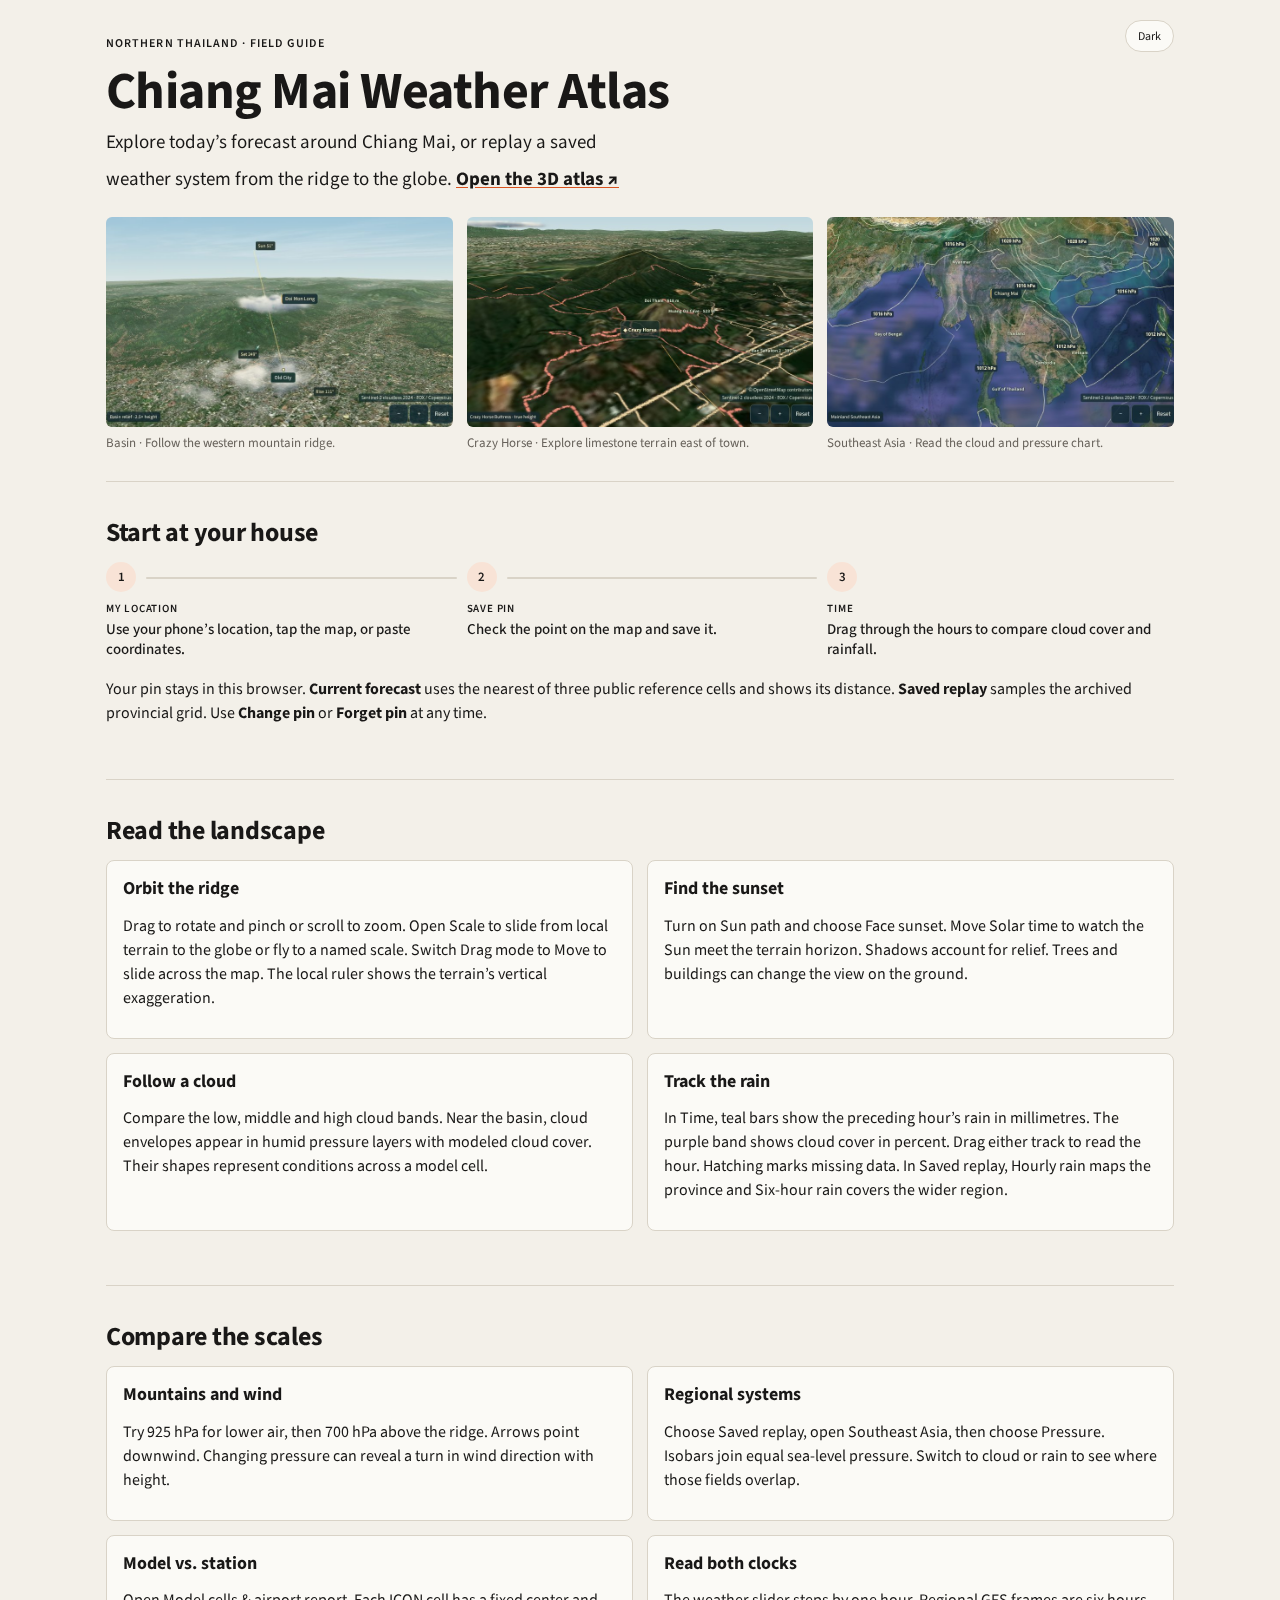
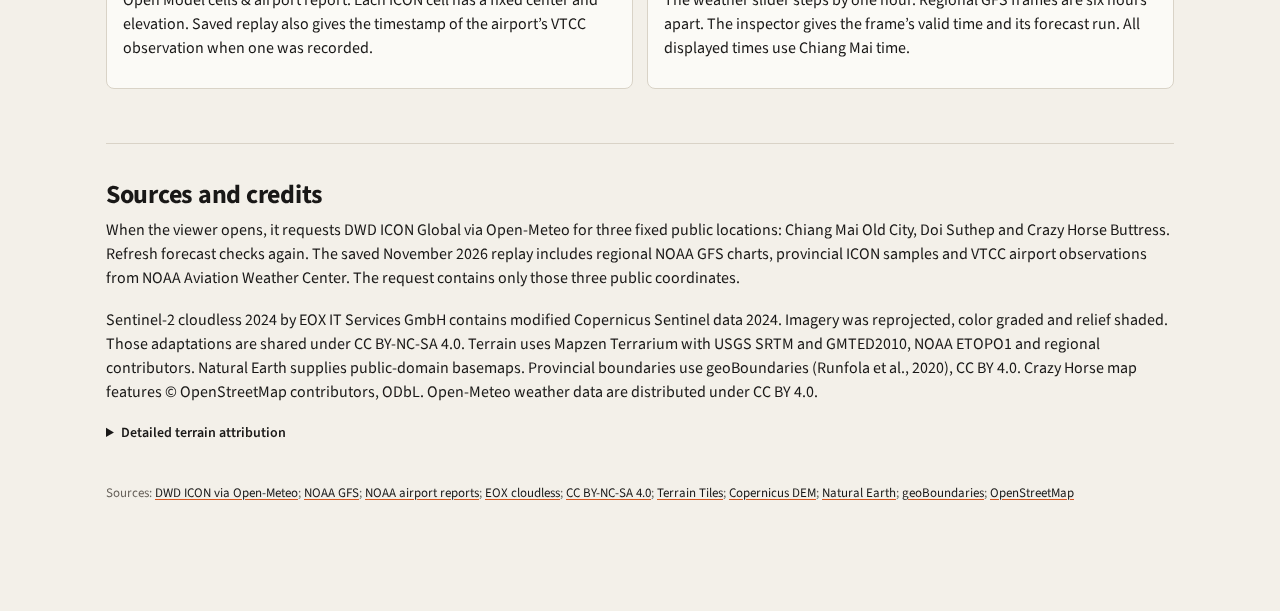
<file: index.html>
<!doctype html>
<html lang="en"><head><meta http-equiv="Content-Security-Policy" content="default-src 'none'; script-src 'self' 'sha256-xn8IYVAVYwqFWPfPCbntlvoXPFOeqC4NJc8bi4zVxy8=' 'sha256-tQg6n19/3qbH5spwnn27uJ1x4dpt/6bonpk1ryoSunE='; connect-src 'self'; img-src 'self' data: blob:; style-src 'self' 'unsafe-inline'; font-src 'self'; base-uri 'none'; form-action 'none'; object-src 'none'"><meta name="robots" content="noindex, nofollow, noimageindex"><meta name="referrer" content="no-referrer"><meta charset="utf-8"><meta name="viewport" content="width=device-width,initial-scale=1"><meta name="color-scheme" content="light dark"><script>(function () {
  const root = document.documentElement;
  try {
    const saved = localStorage.getItem('page-render-theme');
    if (saved === 'light' || saved === 'dark') root.dataset.theme = saved;
  } catch (error) {}
  document.addEventListener('DOMContentLoaded', function () {
    const button = document.querySelector('.theme-switch');
    const system = matchMedia('(prefers-color-scheme: dark)');
    function dark() { return root.dataset.theme ? root.dataset.theme === 'dark' : system.matches; }
    function paint() {
      button.textContent = dark() ? 'Light' : 'Dark';
      button.setAttribute('aria-label', 'Switch to ' + (dark() ? 'light' : 'dark') + ' mode');
    }
    button.addEventListener('click', function () {
      root.dataset.theme = dark() ? 'light' : 'dark';
      try { localStorage.setItem('page-render-theme', root.dataset.theme); } catch (error) {}
      paint();
    });
    system.addEventListener('change', paint);
    paint();
  });
})();
</script><title>Chiang Mai Weather Atlas</title><style>
:root{--bg:#f3f0e9;--panel:#fbfaf6;--ink:#191817;--mut:#68635c;--hair:#d9d3c7;--track:#e7e2d7;--acc:#d9531e;--accs:#f8e3d6;--good:#2f7d4f;--goods:#f1f5ef;--warn:#805700;--warns:#f5ecd6;--bad:#b23a2e;--bads:#f7e8e4;--info:#435b72;--infos:#e7edf2;--font:"Inter","Helvetica Neue",Arial,sans-serif;--mono:"Inter","Helvetica Neue",Arial,sans-serif;--display:"Space Grotesk","Helvetica Neue",Arial,sans-serif;--code:"JetBrains Mono",ui-monospace,Menlo,monospace;--r:8px;--rs:6px;--pad:16px;--weight:700}
@media (prefers-color-scheme: dark){:root:not([data-theme="light"]){--bg:#0d0e10;--panel:#141518;--ink:#ece8e1;--mut:#8b8780;--hair:#24262a;--track:#17181b;--acc:#f2a541;--accs:#302415;--good:#5cc47e;--goods:#14291b;--warn:#f2c14e;--warns:#211b0d;--bad:#ef6a5a;--bads:#301a18;--info:#9bbad8;--infos:#192633}}
:root[data-theme="dark"]{--bg:#0d0e10;--panel:#141518;--ink:#ece8e1;--mut:#8b8780;--hair:#24262a;--track:#17181b;--acc:#f2a541;--accs:#302415;--good:#5cc47e;--goods:#14291b;--warn:#f2c14e;--warns:#211b0d;--bad:#ef6a5a;--bads:#301a18;--info:#9bbad8;--infos:#192633}
.theme-switch{position:absolute;top:20px;right:16px;background:var(--panel);color:var(--ink);border:1px solid var(--hair);border-radius:20px;padding:6px 12px;font-size:12px;min-height:32px}
@media (prefers-color-scheme: dark){:root:not([data-theme="light"]) .gallery-caption{position:absolute;left:0;right:0;bottom:0;padding:22px 8px 6px;background:linear-gradient(transparent,rgba(0,0,0,.85));color:#fff}:root:not([data-theme="light"]) .gallery-caption small{color:#cfcac2}:root:not([data-theme="light"]) .gallery-heading h2{font-family:"Archivo",sans-serif;text-transform:uppercase;letter-spacing:.02em;font-weight:800}}
:root[data-theme="dark"] .gallery-caption{position:absolute;left:0;right:0;bottom:0;padding:22px 8px 6px;background:linear-gradient(transparent,rgba(0,0,0,.85));color:#fff}:root[data-theme="dark"] .gallery-caption small{color:#cfcac2}:root[data-theme="dark"] .gallery-heading h2{font-family:"Archivo",sans-serif;text-transform:uppercase;letter-spacing:.02em;font-weight:800}
*{box-sizing:border-box;min-width:0}
html{-webkit-text-size-adjust:100%;overflow-wrap:anywhere}
body{margin:0;background:var(--bg);color:var(--ink);font:16px/1.5 var(--font);font-style:normal}
.wrap{max-width:1040px;margin:0 auto;padding:28px 16px 64px}
h1{font:var(--weight) clamp(30px,6vw,52px)/1.05 var(--display);letter-spacing:-.01em;margin:6px 0 10px}
h2{font:var(--weight) 26px/1.15 var(--display);letter-spacing:-.01em;margin:0 0 4px}
h3{font:700 18px/1.25 var(--font);margin:0 0 6px}
p{margin:8px 0 12px}code{font-family:var(--code);font-size:.82em;overflow-wrap:anywhere}
a{color:var(--acc);text-underline-offset:2px}a:focus-visible,summary:focus-visible,.tscroll:focus-visible{outline:2px solid var(--acc);outline-offset:3px}
section{padding:36px 0 8px;border-top:1px solid var(--hair);margin-top:28px}
.block{margin-bottom:18px}.block-label{margin-bottom:10px}
.eyebrow{font:600 12px/1.3 var(--mono);text-transform:uppercase;letter-spacing:.09em;color:var(--mut)}
.lab{font:600 11px/1.3 var(--mono);text-transform:uppercase;letter-spacing:.08em;color:var(--mut)}
.sub{color:var(--mut);margin:0 0 18px;max-width:64ch}.verdict,.size-lead{font-size:19px;max-width:60ch}
.panel{background:var(--panel);border:1px solid var(--hair);border-radius:var(--r);padding:16px}
.tone-accent{--tone:var(--acc);--soft:var(--accs)}.tone-good{--tone:var(--good);--soft:var(--goods)}
.tone-warn{--tone:var(--warn);--soft:var(--warns)}.tone-bad{--tone:var(--bad);--soft:var(--bads)}
.tone-info{--tone:var(--info);--soft:var(--infos)}.tone-mute{--tone:var(--mut);--soft:var(--track)}
.flow-row{list-style:none;padding:0;margin:14px 0 18px;display:grid;grid-auto-flow:column;grid-auto-columns:minmax(0,1fr);gap:14px}
.node{position:relative;display:flex;flex-direction:column;gap:10px;min-width:0}
.node .step{position:relative;z-index:1;width:30px;height:30px;border-radius:50%;background:var(--soft);color:var(--tone);font:600 13px/30px var(--mono);text-align:center;flex:0 0 30px}
.node:not(:last-child)::after{content:"";position:absolute;top:15px;left:40px;right:-4px;height:2px;border-radius:1px;background:var(--hair)}
.node .body{display:flex;flex-direction:column;gap:3px;min-width:0}
.node .k{font:600 11px/1.3 var(--mono);text-transform:uppercase;letter-spacing:.07em;color:var(--mut)}.node .v{font-size:15px;font-weight:500;line-height:1.35;color:var(--ink);overflow-wrap:anywhere}
.tiles{display:grid;grid-template-columns:repeat(auto-fit,minmax(min(140px,100%),1fr));gap:10px;margin:14px 0}
.tile{background:var(--panel);border:1px solid var(--hair);border-radius:var(--r);padding:14px}
.tile .n{font:var(--weight) clamp(26px,4.6vw,38px)/1 var(--display);letter-spacing:-.01em;color:var(--tone)}
.tile .t{font-size:13px;color:var(--mut);margin-top:6px}.tile.tone-warn,.tile.tone-bad{background:var(--soft)}
.brow{display:flex;flex-direction:column;gap:6px;margin:12px 0;font-size:14px}.brow:first-child{margin-top:0}
.bhead{display:flex;justify-content:space-between;align-items:baseline;gap:12px}
.bs{width:100%;height:10px;display:block;overflow:visible}.bl{color:var(--ink)}
.bv{font:600 14px/1.2 var(--mono);font-variant-numeric:tabular-nums;color:var(--ink);text-align:right;white-space:nowrap}
.track{fill:var(--track)}.fill{fill:var(--tone)}
.legend{display:flex;gap:14px;flex-wrap:wrap;font-size:12.5px;color:var(--mut);margin-top:8px}.sw{display:inline-block;width:10px;height:10px;border-radius:2px;margin-inline-end:5px;vertical-align:-1px;background:var(--tone)}
.tag{display:inline-block;font:600 12px/1 var(--mono);text-transform:uppercase;letter-spacing:.08em;padding:6px 9px;border-radius:var(--rs);background:var(--tone);color:var(--panel)}.threshold{stroke:var(--ink);stroke-width:1;vector-effect:non-scaling-stroke}
.card-grid{display:grid;gap:14px;margin-top:14px}.card{background:var(--panel);border:1px solid var(--hair);border-radius:var(--r);padding:var(--pad)}
.card.compact{padding:14px}.chead{position:relative}.ranked>.chead{padding-inline-start:60px;min-height:46px}
.rank{position:absolute;inset-inline-start:0;top:0;font:var(--weight) 46px/.9 var(--display);letter-spacing:-.01em;color:var(--acc);max-width:54px;overflow-wrap:anywhere}
.meta{display:flex;gap:6px;flex-wrap:wrap}.chip{display:inline-block;font-size:12px;padding:3px 8px;border-radius:var(--rs);background:var(--soft);color:var(--tone)}
h2 .chip{font:600 11px/1.3 var(--mono);text-transform:uppercase;vertical-align:middle;letter-spacing:.08em}
.today{font-size:14.5px;margin:12px 0 10px}.today .lab{margin-inline-end:6px}.facts{margin:6px 0 8px;padding-inline-start:18px;font-size:14px}.facts li{margin:3px 0}
.fold{margin-top:10px;font-size:14px}.fold summary{cursor:pointer;color:var(--acc);font-weight:600}.fold p{color:var(--mut);margin:8px 0 0}
.callout-panel{background:var(--soft);border-radius:var(--r);padding:var(--pad)}.callout-panel .lab{color:var(--tone);margin-bottom:8px}
.nogrid{display:flex;flex-wrap:wrap;gap:6px;margin-top:10px}.nogrid .chip{font-size:13px;border:1px solid var(--hair);padding:4px 8px}
.xrow{display:grid;grid-template-columns:repeat(auto-fit,minmax(min(240px,100%),1fr));gap:10px;margin-top:8px}
.xcard{background:var(--panel);border:1px solid var(--hair);border-radius:var(--r);padding:12px;font-size:13.5px}.xcard p{margin:5px 0 6px}.xwho{font-weight:700}.xd{font-weight:400;color:var(--mut);font-size:12px;margin-inline-start:4px}
.twocol,.cols-2{display:grid;grid-template-columns:repeat(2,minmax(0,1fr));gap:14px}.cols-3{grid-template-columns:repeat(3,minmax(0,1fr))}.cols-1{grid-template-columns:minmax(0,1fr)}
table{width:100%;border-collapse:collapse;font-size:14px;min-width:480px}
th{font:600 11px/1.3 var(--mono);text-transform:uppercase;letter-spacing:.06em;color:var(--mut);text-align:left;padding:8px;border-bottom:1px solid var(--hair)}
td{padding:9px 8px;border-bottom:1px solid var(--hair);vertical-align:top;max-width:400px}td[class^=tone-]{color:var(--tone)}.numeric{text-align:right;font-variant-numeric:tabular-nums}.m{color:var(--mut);font-size:13px}.tscroll{overflow-x:auto;max-width:100%}
.gloss{display:flex;gap:8px 18px;flex-wrap:wrap;font-size:13.5px;color:var(--mut);margin:14px 0 0}.gloss b{color:var(--ink)}
.image-grid{display:grid;grid-template-columns:repeat(auto-fill,minmax(min(var(--image-min),100%),1fr));gap:14px}
figure{margin:0}.image-box{aspect-ratio:8/5;background:var(--track);border-radius:var(--rs);overflow:hidden}.image-box a{display:block;height:100%}.image-box img{width:100%;height:100%;display:block}.fit-cover{object-fit:cover}.fit-contain{object-fit:contain}
figcaption,.note{font-size:13px;color:var(--mut);margin:6px 0 0}
.timeline-row{display:grid;grid-template-columns:minmax(70px,140px) minmax(0,1fr);gap:14px;padding:12px 0}.timeline-row+.timeline-row{border-top:1px solid var(--hair)}.when{font:500 12px/1.5 var(--mono);color:var(--tone)}
.kv-grid{display:grid;gap:14px;margin:0}.kv-grid dd{margin:6px 0 0}.text .tone-mute{color:var(--mut)}.text .tone-good,.text .tone-warn,.text .tone-bad,.text .tone-info{color:var(--tone)}
footer{margin-top:40px;font-size:13px;color:var(--mut)}
@media(max-width:720px){
 .tiles{grid-template-columns:repeat(2,minmax(0,1fr))}
 .compact,.twocol,.kv-grid{grid-template-columns:minmax(0,1fr)}
 .flow-row{grid-auto-flow:row;gap:0}.node{flex-direction:row;gap:14px;padding-bottom:16px}.node:last-child{padding-bottom:0}
 .node:not(:last-child)::after{top:34px;bottom:4px;left:14px;right:auto;width:2px;height:auto}.node .body{padding-top:5px}.rank{font-size:36px}.ranked>.chead{padding-inline-start:48px}
}

.block.bars{background:var(--panel);border:1px solid var(--hair);border-radius:var(--r);padding:16px}
.card .block.bars{background:none;border:0;padding:0;margin:10px 0}
.callout-panel.tone-bad{background:var(--panel);border:1px solid var(--hair)}
.cardlink{margin:8px 0 0;font-size:14px}
.verdict{margin-bottom:24px}

/* Ink applies to all report blocks through the shared tokens. */
[data-page-theme="ink"] h3{font-family:var(--display)}
[data-page-theme="ink"] .wrap{max-width:1100px;position:relative}
[data-page-theme="ink"] header{padding-inline-end:76px}
[data-page-theme="ink"] .tag{background:var(--soft);color:var(--tone)}
/* Ink orange cannot reach 4.5:1 as text on its own tint, so accent text on a tint uses ink. */
[data-page-theme="ink"] .chip.tone-accent,[data-page-theme="ink"] .tag.tone-accent,[data-page-theme="ink"] .node.tone-accent .step,[data-page-theme="ink"] .callout-panel.tone-accent .lab{color:var(--ink)}
[data-page-theme="ink"] a,[data-page-theme="ink"] .fold summary{color:var(--ink);text-decoration-color:var(--acc)}
[data-page-theme="ink"] .eyebrow{color:var(--ink)}
button,textarea{font:inherit}
button{cursor:pointer}
button:focus-visible,textarea:focus-visible{outline:2px solid var(--acc);outline-offset:3px}
.gallery-tabs{position:sticky;top:0;z-index:5;display:flex;gap:18px;max-width:100%;overflow-x:auto;background:var(--bg);padding:12px 0;border-bottom:1px solid var(--hair);scrollbar-width:thin}
.gallery-tabs a{flex-shrink:0;color:var(--mut);font-size:14px;font-weight:600;text-decoration:none;padding-bottom:4px}
.gallery-tabs a[aria-current]{color:var(--ink);box-shadow:0 2px 0 var(--acc)}
.gallery-group{padding:22px 0 6px;margin:0;border:0;scroll-margin-top:65px}
.gallery-heading{display:flex;justify-content:space-between;align-items:baseline;gap:10px}
.gallery-heading h2{font-size:20px;margin:0}
.gallery-count{color:var(--mut);font-size:12px;white-space:nowrap}
.gallery-sub{color:var(--mut);font-size:13px;margin:2px 0 12px}
.gallery-grid{display:grid;grid-template-columns:repeat(2,minmax(0,1fr));gap:10px}
.gallery-grid.square{grid-template-columns:repeat(3,minmax(0,1fr))}
.gallery-tile{display:block;position:relative;background:none;border:0;padding:0;color:var(--ink);text-align:left;width:100%}
.gallery-tile img{display:block;width:100%;aspect-ratio:16/10;object-fit:cover;background:var(--track);border-radius:6px}
.square .gallery-tile img{aspect-ratio:1}
.gallery-caption{display:block;padding:5px 1px 0}
.gallery-caption b,.gallery-caption small{display:block;white-space:nowrap;overflow:hidden;text-overflow:ellipsis}
.gallery-caption b{font-size:13px;font-weight:600}
.gallery-caption small{font-size:12px;color:var(--mut)}
.square .gallery-caption small{display:none}
.gallery-flag,.gallery-mark:not(:empty){position:absolute;top:6px;right:6px;padding:2px 7px;border-radius:12px;background:var(--panel);color:var(--warn);font-size:11px;font-weight:700;border:1px solid var(--warn)}
.gallery-mark{pointer-events:none;text-transform:capitalize}
.gallery-tile[data-verdict="keep"] .gallery-mark{color:var(--good);background:var(--goods);border-color:var(--good)}
.gallery-tile[data-verdict="change"] .gallery-mark{color:var(--warn);background:var(--warns)}
.gallery-tile[data-verdict="redo"] .gallery-mark{color:var(--bad);background:var(--bads);border-color:var(--bad)}
.gallery-tile[data-verdict]:not([data-verdict=""]) .gallery-flag{display:none}
body:has(.gallery-bar){padding-bottom:90px}
/* A shared dock keeps multiple gallery summaries from covering each other. */
.gallery-dock{position:fixed;bottom:0;left:0;right:0;z-index:6;max-height:30vh;overflow:auto;background:var(--panel);border-top:1px solid var(--hair)}
.gallery-bar{padding:10px 16px;display:flex;align-items:center;justify-content:space-between;gap:12px;flex-wrap:wrap}
.gallery-bar:last-child{padding-bottom:calc(10px + env(safe-area-inset-bottom))}
.gallery-bar>div{flex:1;font-size:13px;color:var(--mut)}
.gallery-save{display:block;font-size:11px}
.gallery-copy{border:0;background:var(--ink);color:var(--bg);border-radius:8px;padding:10px 16px;font-size:14px;font-weight:700}
.gallery-copybox{flex-basis:100%;width:100%;background:var(--bg);color:var(--ink)}
.gallery-open{overflow:hidden}
.gallery-view{position:fixed;inset:0;width:100%;max-width:none;height:100%;height:100dvh;max-height:none;margin:0;padding:0;border:0;background:#08090a;color:#fff}
.gallery-view[open]{display:flex;flex-direction:column}
.gallery-view::backdrop{background:#08090a}
.gallery-top{display:flex;align-items:center;justify-content:space-between;padding:10px 12px;font-size:13px}
.gallery-close{color:#fff;background:none;border:1px solid #777;border-radius:6px;padding:6px 12px}
.gallery-image{flex:1;min-height:0;display:flex;justify-content:center;align-items:center;padding:8px;touch-action:pan-y}
.gallery-image img{max-width:100%;max-height:100%;object-fit:contain}
.gallery-live{width:100%;height:100%;border:0;background:#fff}
.gallery-image [hidden]{display:none}
.gallery-panel{background:var(--panel);color:var(--ink);padding:12px 16px calc(14px + env(safe-area-inset-bottom));max-height:55vh;overflow:auto}
.gallery-panel h3{font:700 18px/1.2 var(--display);margin:0}
.gallery-line,.gallery-note{font-size:13px;margin:2px 0 0;color:var(--mut);white-space:pre-wrap}
.gallery-choices{display:grid;grid-template-columns:repeat(3,minmax(0,1fr));gap:8px;margin:12px 0 8px}
.gallery-choices button{background:var(--bg);color:var(--ink);border:1px solid var(--hair);border-radius:8px;padding:11px 0;font-size:14px;font-weight:700}
.gallery-choices [data-verdict="keep"][aria-pressed="true"]{background:var(--goods);color:var(--good);border-color:var(--good)}
.gallery-choices [data-verdict="change"][aria-pressed="true"]{background:var(--warns);color:var(--warn);border-color:var(--warn)}
.gallery-choices [data-verdict="redo"][aria-pressed="true"]{background:var(--bads);color:var(--bad);border-color:var(--bad)}
.gallery-note-label{font-size:12px;color:var(--mut)}
.gallery-input{display:block;width:100%;background:var(--bg);color:var(--ink);border:1px solid var(--hair);border-radius:8px;padding:9px;font-size:14px;resize:vertical;min-height:44px;max-height:120px}
.gallery-navigation{display:flex;justify-content:space-between;margin-top:8px}
.gallery-navigation button{background:none;border:0;color:var(--mut);font-size:14px;padding:6px 0;min-height:36px}
.wrap:has(.gallery-root)>header h1{font-size:26px}
.wrap:has(.gallery-root)>header .verdict{font-size:15px;color:var(--mut);margin:6px 0 12px}
@media(min-width:700px){.gallery-grid{grid-template-columns:repeat(3,minmax(0,1fr))}.gallery-grid.square{grid-template-columns:repeat(5,minmax(0,1fr))}}
@media(min-width:1000px){.gallery-grid{grid-template-columns:repeat(4,minmax(0,1fr))}.gallery-grid.square{grid-template-columns:repeat(7,minmax(0,1fr))}}

[data-page-theme="ink"] .callout-panel.tone-accent{color:#ece8e1}
[data-page-theme="ink"] .rank,[data-page-theme="ink"] .node.tone-accent .k,[data-page-theme="ink"] .tile.tone-accent .n{color:var(--ink)}
[data-page-theme="ink"] td.tone-accent,[data-page-theme="ink"] .timeline-row.tone-accent .when{color:var(--ink)}

.gallery-pick{margin:12px 0 4px;padding:12px;background:var(--panel);border:1px solid var(--hair);border-radius:8px}
.gallery-pick-opts{display:flex;flex-wrap:wrap;gap:8px}
.gallery-pick-opt{display:flex;align-items:center;gap:6px;border:1px solid var(--hair);border-radius:8px;padding:8px 12px;font-size:14px;font-weight:600;background:var(--bg);cursor:pointer}
.gallery-pick-opt:has(input:checked){border-color:var(--good);background:var(--goods);color:var(--good)}
.gallery-rec{font-size:13px;color:var(--mut);margin:8px 0 0}
.gallery-pick-note{display:block;width:100%;margin-top:8px;background:var(--bg);color:var(--ink);border:1px solid var(--hair);border-radius:8px;padding:9px;font-size:14px;resize:vertical;min-height:44px;max-height:120px}
</style><link rel="stylesheet" href="observatory/friends.css?v=a6f623b32f77"><script>
if (location.protocol === 'https:' || location.protocol === 'http:') {
  const phone = matchMedia('(max-width: 840px), (max-height: 520px) and (pointer: coarse)');
  if (phone.matches && !location.hash) location.replace('observatory.html' + location.search);
}
</script></head><body data-page-theme="ink"><main class="wrap"><button type="button" class="theme-switch" aria-label="Switch to dark mode">Dark</button><header><p class="eyebrow">Northern Thailand · Field guide</p><h1>Chiang Mai Weather Atlas</h1><p class="verdict">Explore today’s forecast around Chiang Mai, or replay a saved weather system from the ridge to the globe. <a href="observatory.html" rel="noopener noreferrer">Open the 3D atlas ↗</a></p></header><div class="block images"><div class="image-grid" style="--image-min:270px"><figure><div class="image-box"><a href="observatory.html" rel="noopener noreferrer"><img class="fit-cover" src="observatory/guide-basin.jpg" alt="3D terrain of the Chiang Mai basin and western ridge" loading="lazy"></a></div><figcaption>Basin · Follow the western mountain ridge.</figcaption></figure><figure><div class="image-box"><a href="observatory.html?view=crag" rel="noopener noreferrer"><img class="fit-cover" src="observatory/guide-crag.jpg" alt="Oblique detail of Crazy Horse Buttress" loading="lazy"></a></div><figcaption>Crazy Horse · Explore limestone terrain east of town.</figcaption></figure><figure><div class="image-box"><a href="observatory.html?view=region&amp;weather=replay&amp;chart=composite" rel="noopener noreferrer"><img class="fit-cover" src="observatory/guide-region.jpg" alt="Regional map across mainland Southeast Asia" loading="lazy"></a></div><figcaption>Southeast Asia · Read the cloud and pressure chart.</figcaption></figure></div></div>
<section class="block section"><h2>Start at your house</h2><div class="block flow"><ol class="flow-row"><li class="node tone-accent"><span class="step">1</span><span class="body"><span class="k">My location</span><span class="v">Use your phone’s location, tap the map, or paste coordinates.</span></span></li><li class="node tone-accent"><span class="step">2</span><span class="body"><span class="k">Save pin</span><span class="v">Check the point on the map and save it.</span></span></li><li class="node tone-accent"><span class="step">3</span><span class="body"><span class="k">Time</span><span class="v">Drag through the hours to compare cloud cover and rainfall.</span></span></li></ol></div>
<div class="block text"><div class="tone-accent size-normal"><p class="">Your pin stays in this browser. <b>Current forecast</b> uses the nearest of three public reference cells and shows its distance. <b>Saved replay</b> samples the archived provincial grid. Use <b>Change pin</b> or <b>Forget pin</b> at any time.</p></div></div>
</section>
<section class="block section"><h2>Read the landscape</h2><div class="block cards"><div class="card-grid compact cols-2"><article class="card"><div class="chead"><h3>Orbit the ridge</h3><div class="meta"></div></div><p class="">Drag to rotate and pinch or scroll to zoom. Open Scale to slide from local terrain to the globe or fly to a named scale. Switch Drag mode to Move to slide across the map. The local ruler shows the terrain’s vertical exaggeration.</p></article><article class="card"><div class="chead"><h3>Find the sunset</h3><div class="meta"></div></div><p class="">Turn on Sun path and choose Face sunset. Move Solar time to watch the Sun meet the terrain horizon. Shadows account for relief. Trees and buildings can change the view on the ground.</p></article><article class="card"><div class="chead"><h3>Follow a cloud</h3><div class="meta"></div></div><p class="">Compare the low, middle and high cloud bands. Near the basin, cloud envelopes appear in humid pressure layers with modeled cloud cover. Their shapes represent conditions across a model cell.</p></article><article class="card"><div class="chead"><h3>Track the rain</h3><div class="meta"></div></div><p class="">In Time, teal bars show the preceding hour’s rain in millimetres. The purple band shows cloud cover in percent. Drag either track to read the hour. Hatching marks missing data. In Saved replay, Hourly rain maps the province and Six-hour rain covers the wider region.</p></article></div></div>
</section>
<section class="block section"><h2>Compare the scales</h2><div class="block cards"><div class="card-grid compact cols-2"><article class="card"><div class="chead"><h3>Mountains and wind</h3><div class="meta"></div></div><p class="">Try 925 hPa for lower air, then 700 hPa above the ridge. Arrows point downwind. Changing pressure can reveal a turn in wind direction with height.</p></article><article class="card"><div class="chead"><h3>Regional systems</h3><div class="meta"></div></div><p class="">Choose Saved replay, open Southeast Asia, then choose Pressure. Isobars join equal sea-level pressure. Switch to cloud or rain to see where those fields overlap.</p></article><article class="card"><div class="chead"><h3>Model vs. station</h3><div class="meta"></div></div><p class="">Open Model cells &amp; airport report. Each ICON cell has a fixed center and elevation. Saved replay also gives the timestamp of the airport’s VTCC observation when one was recorded.</p></article><article class="card"><div class="chead"><h3>Read both clocks</h3><div class="meta"></div></div><p class="">The weather slider steps by one hour. Regional GFS frames are six hours apart. The inspector gives the frame’s valid time and its forecast run. All displayed times use Chiang Mai time.</p></article></div></div>
</section>
<section class="block section"><h2 id="credits">Sources and credits</h2><div class="block text"><div class="tone-accent size-normal"><p class="">When the viewer opens, it requests DWD ICON Global via Open-Meteo for three fixed public locations: Chiang Mai Old City, Doi Suthep and Crazy Horse Buttress. Refresh forecast checks again. The saved November 2026 replay includes regional NOAA GFS charts, provincial ICON samples and VTCC airport observations from NOAA Aviation Weather Center. The request contains only those three public coordinates.</p></div></div>
<div class="block text"><div class="tone-accent size-normal"><p class="">Sentinel-2 cloudless 2024 by EOX IT Services GmbH contains modified Copernicus Sentinel data 2024. Imagery was reprojected, color graded and relief shaded. Those adaptations are shared under CC BY-NC-SA 4.0. Terrain uses Mapzen Terrarium with USGS SRTM and GMTED2010, NOAA ETOPO1 and regional contributors. Natural Earth supplies public-domain basemaps. Provincial boundaries use geoBoundaries (Runfola et al., 2020), CC BY 4.0. Crazy Horse map features © OpenStreetMap contributors, ODbL. Open-Meteo weather data are distributed under CC BY 4.0.</p></div></div>
<div class="block fold"><details class="fold"><summary>Detailed terrain attribution</summary><p class="">The crag terrain was produced using Copernicus WorldDEM-30 © DLR e.V. 2010-2014 and © Airbus Defence and Space GmbH 2014-2018 provided under COPERNICUS by the European Union and ESA; all rights reserved. <a href="https://github.com/tilezen/joerd/blob/master/docs/attribution.md" rel="noopener noreferrer">Terrain Tiles source attributions</a> · <a href="https://doi.org/10.5270/ESA-c5d3d65" rel="noopener noreferrer">Copernicus DEM licence and citation</a> · <a href="https://creativecommons.org/licenses/by/4.0/" rel="noopener noreferrer">CC BY 4.0</a>.</p></details></div>
<footer class="block footer">Sources: <a href="https://open-meteo.com/en/docs/dwd-api" rel="noopener noreferrer">DWD ICON via Open-Meteo</a>; <a href="https://registry.opendata.aws/noaa-gfs-bdp-pds/" rel="noopener noreferrer">NOAA GFS</a>; <a href="https://aviationweather.gov/data/api/" rel="noopener noreferrer">NOAA airport reports</a>; <a href="https://cloudless.eox.at/" rel="noopener noreferrer">EOX cloudless</a>; <a href="https://creativecommons.org/licenses/by-nc-sa/4.0/" rel="noopener noreferrer">CC BY-NC-SA 4.0</a>; <a href="https://registry.opendata.aws/terrain-tiles/" rel="noopener noreferrer">Terrain Tiles</a>; <a href="https://registry.opendata.aws/copernicus-dem/" rel="noopener noreferrer">Copernicus DEM</a>; <a href="https://www.naturalearthdata.com/" rel="noopener noreferrer">Natural Earth</a>; <a href="https://www.geoboundaries.org/" rel="noopener noreferrer">geoBoundaries</a>; <a href="https://www.openstreetmap.org/copyright" rel="noopener noreferrer">OpenStreetMap</a></footer>
</section>
</main></body></html>
</file>
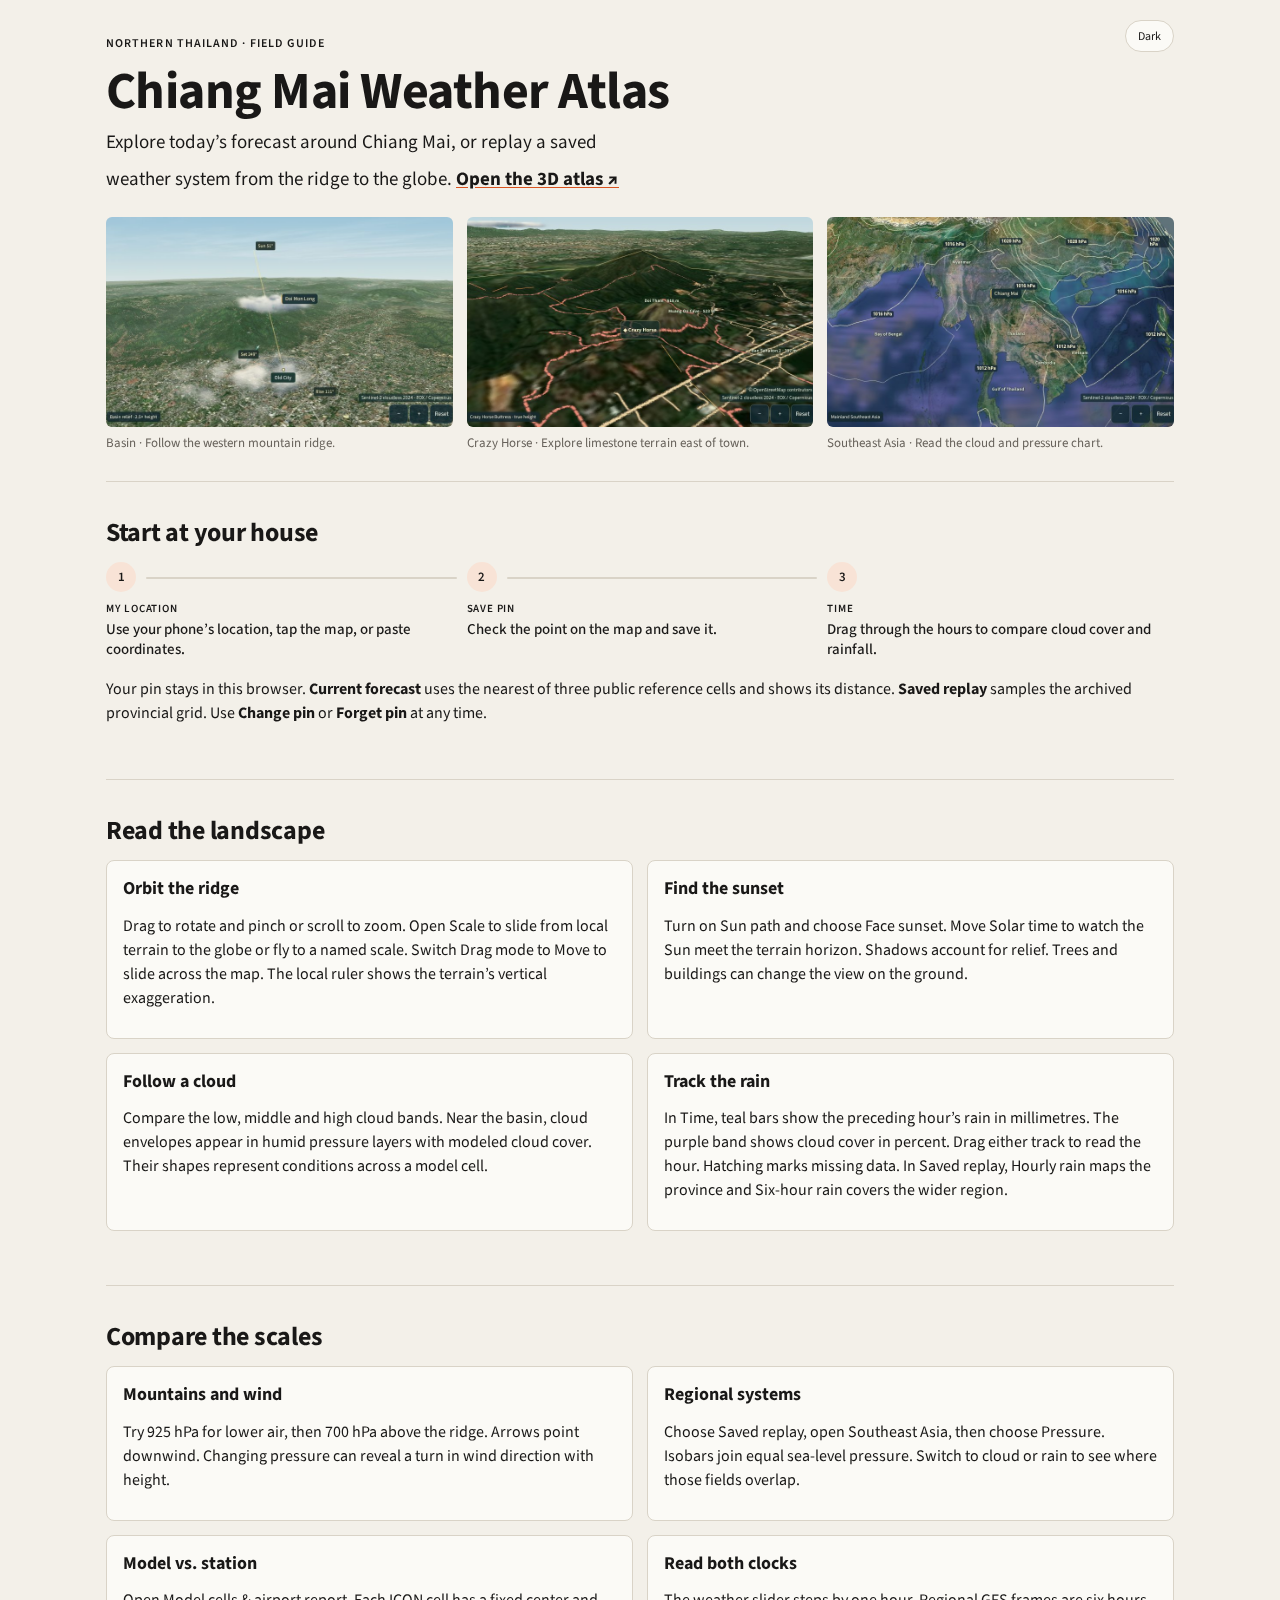
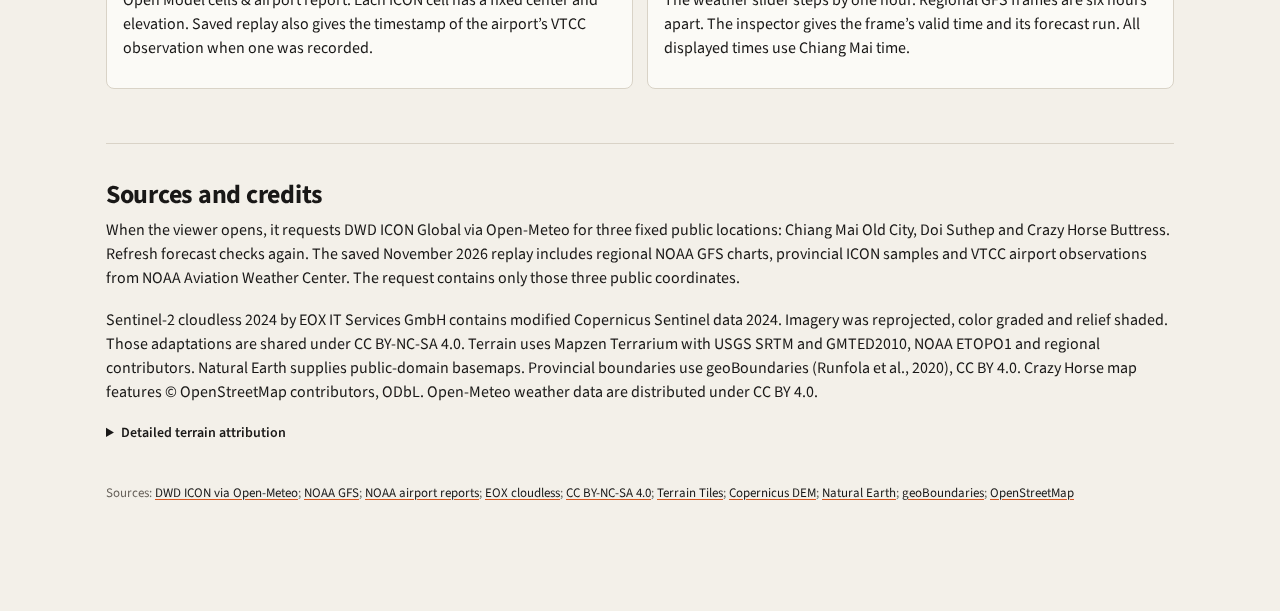
<file: field-guide.html>
<!doctype html>
<html lang="en"><head><meta http-equiv="Content-Security-Policy" content="default-src 'none'; script-src 'self' 'sha256-xn8IYVAVYwqFWPfPCbntlvoXPFOeqC4NJc8bi4zVxy8='; connect-src 'self'; img-src 'self' data: blob:; style-src 'self' 'unsafe-inline'; font-src 'self'; base-uri 'none'; form-action 'none'; object-src 'none'"><meta name="robots" content="noindex, nofollow, noimageindex"><meta name="referrer" content="no-referrer"><meta charset="utf-8"><meta name="viewport" content="width=device-width,initial-scale=1"><meta name="color-scheme" content="light dark"><script>(function () {
  const root = document.documentElement;
  try {
    const saved = localStorage.getItem('page-render-theme');
    if (saved === 'light' || saved === 'dark') root.dataset.theme = saved;
  } catch (error) {}
  document.addEventListener('DOMContentLoaded', function () {
    const button = document.querySelector('.theme-switch');
    const system = matchMedia('(prefers-color-scheme: dark)');
    function dark() { return root.dataset.theme ? root.dataset.theme === 'dark' : system.matches; }
    function paint() {
      button.textContent = dark() ? 'Light' : 'Dark';
      button.setAttribute('aria-label', 'Switch to ' + (dark() ? 'light' : 'dark') + ' mode');
    }
    button.addEventListener('click', function () {
      root.dataset.theme = dark() ? 'light' : 'dark';
      try { localStorage.setItem('page-render-theme', root.dataset.theme); } catch (error) {}
      paint();
    });
    system.addEventListener('change', paint);
    paint();
  });
})();
</script><title>Chiang Mai Weather Atlas</title><style>
:root{--bg:#f3f0e9;--panel:#fbfaf6;--ink:#191817;--mut:#68635c;--hair:#d9d3c7;--track:#e7e2d7;--acc:#d9531e;--accs:#f8e3d6;--good:#2f7d4f;--goods:#f1f5ef;--warn:#805700;--warns:#f5ecd6;--bad:#b23a2e;--bads:#f7e8e4;--info:#435b72;--infos:#e7edf2;--font:"Inter","Helvetica Neue",Arial,sans-serif;--mono:"Inter","Helvetica Neue",Arial,sans-serif;--display:"Space Grotesk","Helvetica Neue",Arial,sans-serif;--code:"JetBrains Mono",ui-monospace,Menlo,monospace;--r:8px;--rs:6px;--pad:16px;--weight:700}
@media (prefers-color-scheme: dark){:root:not([data-theme="light"]){--bg:#0d0e10;--panel:#141518;--ink:#ece8e1;--mut:#8b8780;--hair:#24262a;--track:#17181b;--acc:#f2a541;--accs:#302415;--good:#5cc47e;--goods:#14291b;--warn:#f2c14e;--warns:#211b0d;--bad:#ef6a5a;--bads:#301a18;--info:#9bbad8;--infos:#192633}}
:root[data-theme="dark"]{--bg:#0d0e10;--panel:#141518;--ink:#ece8e1;--mut:#8b8780;--hair:#24262a;--track:#17181b;--acc:#f2a541;--accs:#302415;--good:#5cc47e;--goods:#14291b;--warn:#f2c14e;--warns:#211b0d;--bad:#ef6a5a;--bads:#301a18;--info:#9bbad8;--infos:#192633}
.theme-switch{position:absolute;top:20px;right:16px;background:var(--panel);color:var(--ink);border:1px solid var(--hair);border-radius:20px;padding:6px 12px;font-size:12px;min-height:32px}
@media (prefers-color-scheme: dark){:root:not([data-theme="light"]) .gallery-caption{position:absolute;left:0;right:0;bottom:0;padding:22px 8px 6px;background:linear-gradient(transparent,rgba(0,0,0,.85));color:#fff}:root:not([data-theme="light"]) .gallery-caption small{color:#cfcac2}:root:not([data-theme="light"]) .gallery-heading h2{font-family:"Archivo",sans-serif;text-transform:uppercase;letter-spacing:.02em;font-weight:800}}
:root[data-theme="dark"] .gallery-caption{position:absolute;left:0;right:0;bottom:0;padding:22px 8px 6px;background:linear-gradient(transparent,rgba(0,0,0,.85));color:#fff}:root[data-theme="dark"] .gallery-caption small{color:#cfcac2}:root[data-theme="dark"] .gallery-heading h2{font-family:"Archivo",sans-serif;text-transform:uppercase;letter-spacing:.02em;font-weight:800}
*{box-sizing:border-box;min-width:0}
html{-webkit-text-size-adjust:100%;overflow-wrap:anywhere}
body{margin:0;background:var(--bg);color:var(--ink);font:16px/1.5 var(--font);font-style:normal}
.wrap{max-width:1040px;margin:0 auto;padding:28px 16px 64px}
h1{font:var(--weight) clamp(30px,6vw,52px)/1.05 var(--display);letter-spacing:-.01em;margin:6px 0 10px}
h2{font:var(--weight) 26px/1.15 var(--display);letter-spacing:-.01em;margin:0 0 4px}
h3{font:700 18px/1.25 var(--font);margin:0 0 6px}
p{margin:8px 0 12px}code{font-family:var(--code);font-size:.82em;overflow-wrap:anywhere}
a{color:var(--acc);text-underline-offset:2px}a:focus-visible,summary:focus-visible,.tscroll:focus-visible{outline:2px solid var(--acc);outline-offset:3px}
section{padding:36px 0 8px;border-top:1px solid var(--hair);margin-top:28px}
.block{margin-bottom:18px}.block-label{margin-bottom:10px}
.eyebrow{font:600 12px/1.3 var(--mono);text-transform:uppercase;letter-spacing:.09em;color:var(--mut)}
.lab{font:600 11px/1.3 var(--mono);text-transform:uppercase;letter-spacing:.08em;color:var(--mut)}
.sub{color:var(--mut);margin:0 0 18px;max-width:64ch}.verdict,.size-lead{font-size:19px;max-width:60ch}
.panel{background:var(--panel);border:1px solid var(--hair);border-radius:var(--r);padding:16px}
.tone-accent{--tone:var(--acc);--soft:var(--accs)}.tone-good{--tone:var(--good);--soft:var(--goods)}
.tone-warn{--tone:var(--warn);--soft:var(--warns)}.tone-bad{--tone:var(--bad);--soft:var(--bads)}
.tone-info{--tone:var(--info);--soft:var(--infos)}.tone-mute{--tone:var(--mut);--soft:var(--track)}
.flow-row{list-style:none;padding:0;margin:14px 0 18px;display:grid;grid-auto-flow:column;grid-auto-columns:minmax(0,1fr);gap:14px}
.node{position:relative;display:flex;flex-direction:column;gap:10px;min-width:0}
.node .step{position:relative;z-index:1;width:30px;height:30px;border-radius:50%;background:var(--soft);color:var(--tone);font:600 13px/30px var(--mono);text-align:center;flex:0 0 30px}
.node:not(:last-child)::after{content:"";position:absolute;top:15px;left:40px;right:-4px;height:2px;border-radius:1px;background:var(--hair)}
.node .body{display:flex;flex-direction:column;gap:3px;min-width:0}
.node .k{font:600 11px/1.3 var(--mono);text-transform:uppercase;letter-spacing:.07em;color:var(--mut)}.node .v{font-size:15px;font-weight:500;line-height:1.35;color:var(--ink);overflow-wrap:anywhere}
.tiles{display:grid;grid-template-columns:repeat(auto-fit,minmax(min(140px,100%),1fr));gap:10px;margin:14px 0}
.tile{background:var(--panel);border:1px solid var(--hair);border-radius:var(--r);padding:14px}
.tile .n{font:var(--weight) clamp(26px,4.6vw,38px)/1 var(--display);letter-spacing:-.01em;color:var(--tone)}
.tile .t{font-size:13px;color:var(--mut);margin-top:6px}.tile.tone-warn,.tile.tone-bad{background:var(--soft)}
.brow{display:flex;flex-direction:column;gap:6px;margin:12px 0;font-size:14px}.brow:first-child{margin-top:0}
.bhead{display:flex;justify-content:space-between;align-items:baseline;gap:12px}
.bs{width:100%;height:10px;display:block;overflow:visible}.bl{color:var(--ink)}
.bv{font:600 14px/1.2 var(--mono);font-variant-numeric:tabular-nums;color:var(--ink);text-align:right;white-space:nowrap}
.track{fill:var(--track)}.fill{fill:var(--tone)}
.legend{display:flex;gap:14px;flex-wrap:wrap;font-size:12.5px;color:var(--mut);margin-top:8px}.sw{display:inline-block;width:10px;height:10px;border-radius:2px;margin-inline-end:5px;vertical-align:-1px;background:var(--tone)}
.tag{display:inline-block;font:600 12px/1 var(--mono);text-transform:uppercase;letter-spacing:.08em;padding:6px 9px;border-radius:var(--rs);background:var(--tone);color:var(--panel)}.threshold{stroke:var(--ink);stroke-width:1;vector-effect:non-scaling-stroke}
.card-grid{display:grid;gap:14px;margin-top:14px}.card{background:var(--panel);border:1px solid var(--hair);border-radius:var(--r);padding:var(--pad)}
.card.compact{padding:14px}.chead{position:relative}.ranked>.chead{padding-inline-start:60px;min-height:46px}
.rank{position:absolute;inset-inline-start:0;top:0;font:var(--weight) 46px/.9 var(--display);letter-spacing:-.01em;color:var(--acc);max-width:54px;overflow-wrap:anywhere}
.meta{display:flex;gap:6px;flex-wrap:wrap}.chip{display:inline-block;font-size:12px;padding:3px 8px;border-radius:var(--rs);background:var(--soft);color:var(--tone)}
h2 .chip{font:600 11px/1.3 var(--mono);text-transform:uppercase;vertical-align:middle;letter-spacing:.08em}
.today{font-size:14.5px;margin:12px 0 10px}.today .lab{margin-inline-end:6px}.facts{margin:6px 0 8px;padding-inline-start:18px;font-size:14px}.facts li{margin:3px 0}
.fold{margin-top:10px;font-size:14px}.fold summary{cursor:pointer;color:var(--acc);font-weight:600}.fold p{color:var(--mut);margin:8px 0 0}
.callout-panel{background:var(--soft);border-radius:var(--r);padding:var(--pad)}.callout-panel .lab{color:var(--tone);margin-bottom:8px}
.nogrid{display:flex;flex-wrap:wrap;gap:6px;margin-top:10px}.nogrid .chip{font-size:13px;border:1px solid var(--hair);padding:4px 8px}
.xrow{display:grid;grid-template-columns:repeat(auto-fit,minmax(min(240px,100%),1fr));gap:10px;margin-top:8px}
.xcard{background:var(--panel);border:1px solid var(--hair);border-radius:var(--r);padding:12px;font-size:13.5px}.xcard p{margin:5px 0 6px}.xwho{font-weight:700}.xd{font-weight:400;color:var(--mut);font-size:12px;margin-inline-start:4px}
.twocol,.cols-2{display:grid;grid-template-columns:repeat(2,minmax(0,1fr));gap:14px}.cols-3{grid-template-columns:repeat(3,minmax(0,1fr))}.cols-1{grid-template-columns:minmax(0,1fr)}
table{width:100%;border-collapse:collapse;font-size:14px;min-width:480px}
th{font:600 11px/1.3 var(--mono);text-transform:uppercase;letter-spacing:.06em;color:var(--mut);text-align:left;padding:8px;border-bottom:1px solid var(--hair)}
td{padding:9px 8px;border-bottom:1px solid var(--hair);vertical-align:top;max-width:400px}td[class^=tone-]{color:var(--tone)}.numeric{text-align:right;font-variant-numeric:tabular-nums}.m{color:var(--mut);font-size:13px}.tscroll{overflow-x:auto;max-width:100%}
.gloss{display:flex;gap:8px 18px;flex-wrap:wrap;font-size:13.5px;color:var(--mut);margin:14px 0 0}.gloss b{color:var(--ink)}
.image-grid{display:grid;grid-template-columns:repeat(auto-fill,minmax(min(var(--image-min),100%),1fr));gap:14px}
figure{margin:0}.image-box{aspect-ratio:8/5;background:var(--track);border-radius:var(--rs);overflow:hidden}.image-box a{display:block;height:100%}.image-box img{width:100%;height:100%;display:block}.fit-cover{object-fit:cover}.fit-contain{object-fit:contain}
figcaption,.note{font-size:13px;color:var(--mut);margin:6px 0 0}
.timeline-row{display:grid;grid-template-columns:minmax(70px,140px) minmax(0,1fr);gap:14px;padding:12px 0}.timeline-row+.timeline-row{border-top:1px solid var(--hair)}.when{font:500 12px/1.5 var(--mono);color:var(--tone)}
.kv-grid{display:grid;gap:14px;margin:0}.kv-grid dd{margin:6px 0 0}.text .tone-mute{color:var(--mut)}.text .tone-good,.text .tone-warn,.text .tone-bad,.text .tone-info{color:var(--tone)}
footer{margin-top:40px;font-size:13px;color:var(--mut)}
@media(max-width:720px){
 .tiles{grid-template-columns:repeat(2,minmax(0,1fr))}
 .compact,.twocol,.kv-grid{grid-template-columns:minmax(0,1fr)}
 .flow-row{grid-auto-flow:row;gap:0}.node{flex-direction:row;gap:14px;padding-bottom:16px}.node:last-child{padding-bottom:0}
 .node:not(:last-child)::after{top:34px;bottom:4px;left:14px;right:auto;width:2px;height:auto}.node .body{padding-top:5px}.rank{font-size:36px}.ranked>.chead{padding-inline-start:48px}
}

.block.bars{background:var(--panel);border:1px solid var(--hair);border-radius:var(--r);padding:16px}
.card .block.bars{background:none;border:0;padding:0;margin:10px 0}
.callout-panel.tone-bad{background:var(--panel);border:1px solid var(--hair)}
.cardlink{margin:8px 0 0;font-size:14px}
.verdict{margin-bottom:24px}

/* Ink applies to all report blocks through the shared tokens. */
[data-page-theme="ink"] h3{font-family:var(--display)}
[data-page-theme="ink"] .wrap{max-width:1100px;position:relative}
[data-page-theme="ink"] header{padding-inline-end:76px}
[data-page-theme="ink"] .tag{background:var(--soft);color:var(--tone)}
/* Ink orange cannot reach 4.5:1 as text on its own tint, so accent text on a tint uses ink. */
[data-page-theme="ink"] .chip.tone-accent,[data-page-theme="ink"] .tag.tone-accent,[data-page-theme="ink"] .node.tone-accent .step,[data-page-theme="ink"] .callout-panel.tone-accent .lab{color:var(--ink)}
[data-page-theme="ink"] a,[data-page-theme="ink"] .fold summary{color:var(--ink);text-decoration-color:var(--acc)}
[data-page-theme="ink"] .eyebrow{color:var(--ink)}
button,textarea{font:inherit}
button{cursor:pointer}
button:focus-visible,textarea:focus-visible{outline:2px solid var(--acc);outline-offset:3px}
.gallery-tabs{position:sticky;top:0;z-index:5;display:flex;gap:18px;max-width:100%;overflow-x:auto;background:var(--bg);padding:12px 0;border-bottom:1px solid var(--hair);scrollbar-width:thin}
.gallery-tabs a{flex-shrink:0;color:var(--mut);font-size:14px;font-weight:600;text-decoration:none;padding-bottom:4px}
.gallery-tabs a[aria-current]{color:var(--ink);box-shadow:0 2px 0 var(--acc)}
.gallery-group{padding:22px 0 6px;margin:0;border:0;scroll-margin-top:65px}
.gallery-heading{display:flex;justify-content:space-between;align-items:baseline;gap:10px}
.gallery-heading h2{font-size:20px;margin:0}
.gallery-count{color:var(--mut);font-size:12px;white-space:nowrap}
.gallery-sub{color:var(--mut);font-size:13px;margin:2px 0 12px}
.gallery-grid{display:grid;grid-template-columns:repeat(2,minmax(0,1fr));gap:10px}
.gallery-grid.square{grid-template-columns:repeat(3,minmax(0,1fr))}
.gallery-tile{display:block;position:relative;background:none;border:0;padding:0;color:var(--ink);text-align:left;width:100%}
.gallery-tile img{display:block;width:100%;aspect-ratio:16/10;object-fit:cover;background:var(--track);border-radius:6px}
.square .gallery-tile img{aspect-ratio:1}
.gallery-caption{display:block;padding:5px 1px 0}
.gallery-caption b,.gallery-caption small{display:block;white-space:nowrap;overflow:hidden;text-overflow:ellipsis}
.gallery-caption b{font-size:13px;font-weight:600}
.gallery-caption small{font-size:12px;color:var(--mut)}
.square .gallery-caption small{display:none}
.gallery-flag,.gallery-mark:not(:empty){position:absolute;top:6px;right:6px;padding:2px 7px;border-radius:12px;background:var(--panel);color:var(--warn);font-size:11px;font-weight:700;border:1px solid var(--warn)}
.gallery-mark{pointer-events:none;text-transform:capitalize}
.gallery-tile[data-verdict="keep"] .gallery-mark{color:var(--good);background:var(--goods);border-color:var(--good)}
.gallery-tile[data-verdict="change"] .gallery-mark{color:var(--warn);background:var(--warns)}
.gallery-tile[data-verdict="redo"] .gallery-mark{color:var(--bad);background:var(--bads);border-color:var(--bad)}
.gallery-tile[data-verdict]:not([data-verdict=""]) .gallery-flag{display:none}
body:has(.gallery-bar){padding-bottom:90px}
/* A shared dock keeps multiple gallery summaries from covering each other. */
.gallery-dock{position:fixed;bottom:0;left:0;right:0;z-index:6;max-height:30vh;overflow:auto;background:var(--panel);border-top:1px solid var(--hair)}
.gallery-bar{padding:10px 16px;display:flex;align-items:center;justify-content:space-between;gap:12px;flex-wrap:wrap}
.gallery-bar:last-child{padding-bottom:calc(10px + env(safe-area-inset-bottom))}
.gallery-bar>div{flex:1;font-size:13px;color:var(--mut)}
.gallery-save{display:block;font-size:11px}
.gallery-copy{border:0;background:var(--ink);color:var(--bg);border-radius:8px;padding:10px 16px;font-size:14px;font-weight:700}
.gallery-copybox{flex-basis:100%;width:100%;background:var(--bg);color:var(--ink)}
.gallery-open{overflow:hidden}
.gallery-view{position:fixed;inset:0;width:100%;max-width:none;height:100%;height:100dvh;max-height:none;margin:0;padding:0;border:0;background:#08090a;color:#fff}
.gallery-view[open]{display:flex;flex-direction:column}
.gallery-view::backdrop{background:#08090a}
.gallery-top{display:flex;align-items:center;justify-content:space-between;padding:10px 12px;font-size:13px}
.gallery-close{color:#fff;background:none;border:1px solid #777;border-radius:6px;padding:6px 12px}
.gallery-image{flex:1;min-height:0;display:flex;justify-content:center;align-items:center;padding:8px;touch-action:pan-y}
.gallery-image img{max-width:100%;max-height:100%;object-fit:contain}
.gallery-live{width:100%;height:100%;border:0;background:#fff}
.gallery-image [hidden]{display:none}
.gallery-panel{background:var(--panel);color:var(--ink);padding:12px 16px calc(14px + env(safe-area-inset-bottom));max-height:55vh;overflow:auto}
.gallery-panel h3{font:700 18px/1.2 var(--display);margin:0}
.gallery-line,.gallery-note{font-size:13px;margin:2px 0 0;color:var(--mut);white-space:pre-wrap}
.gallery-choices{display:grid;grid-template-columns:repeat(3,minmax(0,1fr));gap:8px;margin:12px 0 8px}
.gallery-choices button{background:var(--bg);color:var(--ink);border:1px solid var(--hair);border-radius:8px;padding:11px 0;font-size:14px;font-weight:700}
.gallery-choices [data-verdict="keep"][aria-pressed="true"]{background:var(--goods);color:var(--good);border-color:var(--good)}
.gallery-choices [data-verdict="change"][aria-pressed="true"]{background:var(--warns);color:var(--warn);border-color:var(--warn)}
.gallery-choices [data-verdict="redo"][aria-pressed="true"]{background:var(--bads);color:var(--bad);border-color:var(--bad)}
.gallery-note-label{font-size:12px;color:var(--mut)}
.gallery-input{display:block;width:100%;background:var(--bg);color:var(--ink);border:1px solid var(--hair);border-radius:8px;padding:9px;font-size:14px;resize:vertical;min-height:44px;max-height:120px}
.gallery-navigation{display:flex;justify-content:space-between;margin-top:8px}
.gallery-navigation button{background:none;border:0;color:var(--mut);font-size:14px;padding:6px 0;min-height:36px}
.wrap:has(.gallery-root)>header h1{font-size:26px}
.wrap:has(.gallery-root)>header .verdict{font-size:15px;color:var(--mut);margin:6px 0 12px}
@media(min-width:700px){.gallery-grid{grid-template-columns:repeat(3,minmax(0,1fr))}.gallery-grid.square{grid-template-columns:repeat(5,minmax(0,1fr))}}
@media(min-width:1000px){.gallery-grid{grid-template-columns:repeat(4,minmax(0,1fr))}.gallery-grid.square{grid-template-columns:repeat(7,minmax(0,1fr))}}

[data-page-theme="ink"] .callout-panel.tone-accent{color:#ece8e1}
[data-page-theme="ink"] .rank,[data-page-theme="ink"] .node.tone-accent .k,[data-page-theme="ink"] .tile.tone-accent .n{color:var(--ink)}
[data-page-theme="ink"] td.tone-accent,[data-page-theme="ink"] .timeline-row.tone-accent .when{color:var(--ink)}

.gallery-pick{margin:12px 0 4px;padding:12px;background:var(--panel);border:1px solid var(--hair);border-radius:8px}
.gallery-pick-opts{display:flex;flex-wrap:wrap;gap:8px}
.gallery-pick-opt{display:flex;align-items:center;gap:6px;border:1px solid var(--hair);border-radius:8px;padding:8px 12px;font-size:14px;font-weight:600;background:var(--bg);cursor:pointer}
.gallery-pick-opt:has(input:checked){border-color:var(--good);background:var(--goods);color:var(--good)}
.gallery-rec{font-size:13px;color:var(--mut);margin:8px 0 0}
.gallery-pick-note{display:block;width:100%;margin-top:8px;background:var(--bg);color:var(--ink);border:1px solid var(--hair);border-radius:8px;padding:9px;font-size:14px;resize:vertical;min-height:44px;max-height:120px}
</style><link rel="stylesheet" href="observatory/friends.css?v=a6f623b32f77"></head><body data-page-theme="ink"><main class="wrap"><button type="button" class="theme-switch" aria-label="Switch to dark mode">Dark</button><header><p class="eyebrow">Northern Thailand · Field guide</p><h1>Chiang Mai Weather Atlas</h1><p class="verdict">Explore today’s forecast around Chiang Mai, or replay a saved weather system from the ridge to the globe. <a href="observatory.html" rel="noopener noreferrer">Open the 3D atlas ↗</a></p></header><div class="block images"><div class="image-grid" style="--image-min:270px"><figure><div class="image-box"><a href="observatory.html" rel="noopener noreferrer"><img class="fit-cover" src="observatory/guide-basin.jpg" alt="3D terrain of the Chiang Mai basin and western ridge" loading="lazy"></a></div><figcaption>Basin · Follow the western mountain ridge.</figcaption></figure><figure><div class="image-box"><a href="observatory.html?view=crag" rel="noopener noreferrer"><img class="fit-cover" src="observatory/guide-crag.jpg" alt="Oblique detail of Crazy Horse Buttress" loading="lazy"></a></div><figcaption>Crazy Horse · Explore limestone terrain east of town.</figcaption></figure><figure><div class="image-box"><a href="observatory.html?view=region&amp;weather=replay&amp;chart=composite" rel="noopener noreferrer"><img class="fit-cover" src="observatory/guide-region.jpg" alt="Regional map across mainland Southeast Asia" loading="lazy"></a></div><figcaption>Southeast Asia · Read the cloud and pressure chart.</figcaption></figure></div></div>
<section class="block section"><h2>Start at your house</h2><div class="block flow"><ol class="flow-row"><li class="node tone-accent"><span class="step">1</span><span class="body"><span class="k">My location</span><span class="v">Use your phone’s location, tap the map, or paste coordinates.</span></span></li><li class="node tone-accent"><span class="step">2</span><span class="body"><span class="k">Save pin</span><span class="v">Check the point on the map and save it.</span></span></li><li class="node tone-accent"><span class="step">3</span><span class="body"><span class="k">Time</span><span class="v">Drag through the hours to compare cloud cover and rainfall.</span></span></li></ol></div>
<div class="block text"><div class="tone-accent size-normal"><p class="">Your pin stays in this browser. <b>Current forecast</b> uses the nearest of three public reference cells and shows its distance. <b>Saved replay</b> samples the archived provincial grid. Use <b>Change pin</b> or <b>Forget pin</b> at any time.</p></div></div>
</section>
<section class="block section"><h2>Read the landscape</h2><div class="block cards"><div class="card-grid compact cols-2"><article class="card"><div class="chead"><h3>Orbit the ridge</h3><div class="meta"></div></div><p class="">Drag to rotate and pinch or scroll to zoom. Open Scale to slide from local terrain to the globe or fly to a named scale. Switch Drag mode to Move to slide across the map. The local ruler shows the terrain’s vertical exaggeration.</p></article><article class="card"><div class="chead"><h3>Find the sunset</h3><div class="meta"></div></div><p class="">Turn on Sun path and choose Face sunset. Move Solar time to watch the Sun meet the terrain horizon. Shadows account for relief. Trees and buildings can change the view on the ground.</p></article><article class="card"><div class="chead"><h3>Follow a cloud</h3><div class="meta"></div></div><p class="">Compare the low, middle and high cloud bands. Near the basin, cloud envelopes appear in humid pressure layers with modeled cloud cover. Their shapes represent conditions across a model cell.</p></article><article class="card"><div class="chead"><h3>Track the rain</h3><div class="meta"></div></div><p class="">In Time, teal bars show the preceding hour’s rain in millimetres. The purple band shows cloud cover in percent. Drag either track to read the hour. Hatching marks missing data. In Saved replay, Hourly rain maps the province and Six-hour rain covers the wider region.</p></article></div></div>
</section>
<section class="block section"><h2>Compare the scales</h2><div class="block cards"><div class="card-grid compact cols-2"><article class="card"><div class="chead"><h3>Mountains and wind</h3><div class="meta"></div></div><p class="">Try 925 hPa for lower air, then 700 hPa above the ridge. Arrows point downwind. Changing pressure can reveal a turn in wind direction with height.</p></article><article class="card"><div class="chead"><h3>Regional systems</h3><div class="meta"></div></div><p class="">Choose Saved replay, open Southeast Asia, then choose Pressure. Isobars join equal sea-level pressure. Switch to cloud or rain to see where those fields overlap.</p></article><article class="card"><div class="chead"><h3>Model vs. station</h3><div class="meta"></div></div><p class="">Open Model cells &amp; airport report. Each ICON cell has a fixed center and elevation. Saved replay also gives the timestamp of the airport’s VTCC observation when one was recorded.</p></article><article class="card"><div class="chead"><h3>Read both clocks</h3><div class="meta"></div></div><p class="">The weather slider steps by one hour. Regional GFS frames are six hours apart. The inspector gives the frame’s valid time and its forecast run. All displayed times use Chiang Mai time.</p></article></div></div>
</section>
<section class="block section"><h2 id="credits">Sources and credits</h2><div class="block text"><div class="tone-accent size-normal"><p class="">When the viewer opens, it requests DWD ICON Global via Open-Meteo for three fixed public locations: Chiang Mai Old City, Doi Suthep and Crazy Horse Buttress. Refresh forecast checks again. The saved November 2026 replay includes regional NOAA GFS charts, provincial ICON samples and VTCC airport observations from NOAA Aviation Weather Center. The request contains only those three public coordinates.</p></div></div>
<div class="block text"><div class="tone-accent size-normal"><p class="">Sentinel-2 cloudless 2024 by EOX IT Services GmbH contains modified Copernicus Sentinel data 2024. Imagery was reprojected, color graded and relief shaded. Those adaptations are shared under CC BY-NC-SA 4.0. Terrain uses Mapzen Terrarium with USGS SRTM and GMTED2010, NOAA ETOPO1 and regional contributors. Natural Earth supplies public-domain basemaps. Provincial boundaries use geoBoundaries (Runfola et al., 2020), CC BY 4.0. Crazy Horse map features © OpenStreetMap contributors, ODbL. Open-Meteo weather data are distributed under CC BY 4.0.</p></div></div>
<div class="block fold"><details class="fold"><summary>Detailed terrain attribution</summary><p class="">The crag terrain was produced using Copernicus WorldDEM-30 © DLR e.V. 2010-2014 and © Airbus Defence and Space GmbH 2014-2018 provided under COPERNICUS by the European Union and ESA; all rights reserved. <a href="https://github.com/tilezen/joerd/blob/master/docs/attribution.md" rel="noopener noreferrer">Terrain Tiles source attributions</a> · <a href="https://doi.org/10.5270/ESA-c5d3d65" rel="noopener noreferrer">Copernicus DEM licence and citation</a> · <a href="https://creativecommons.org/licenses/by/4.0/" rel="noopener noreferrer">CC BY 4.0</a>.</p></details></div>
<footer class="block footer">Sources: <a href="https://open-meteo.com/en/docs/dwd-api" rel="noopener noreferrer">DWD ICON via Open-Meteo</a>; <a href="https://registry.opendata.aws/noaa-gfs-bdp-pds/" rel="noopener noreferrer">NOAA GFS</a>; <a href="https://aviationweather.gov/data/api/" rel="noopener noreferrer">NOAA airport reports</a>; <a href="https://cloudless.eox.at/" rel="noopener noreferrer">EOX cloudless</a>; <a href="https://creativecommons.org/licenses/by-nc-sa/4.0/" rel="noopener noreferrer">CC BY-NC-SA 4.0</a>; <a href="https://registry.opendata.aws/terrain-tiles/" rel="noopener noreferrer">Terrain Tiles</a>; <a href="https://registry.opendata.aws/copernicus-dem/" rel="noopener noreferrer">Copernicus DEM</a>; <a href="https://www.naturalearthdata.com/" rel="noopener noreferrer">Natural Earth</a>; <a href="https://www.geoboundaries.org/" rel="noopener noreferrer">geoBoundaries</a>; <a href="https://www.openstreetmap.org/copyright" rel="noopener noreferrer">OpenStreetMap</a></footer>
</section>
</main></body></html>
</file>
<file: observatory/friends.css>
@font-face{font-family:"Source Sans 3";src:url("sourcesans.otf") format("opentype");font-weight:200 900;font-display:swap}
:root{--font:"Source Sans 3",Arial,sans-serif;--mono:var(--font);--display:var(--font)}
[data-page-theme] header .verdict a{display:inline-block;margin-top:.5rem;font-weight:700}
[data-page-theme] .image-box{aspect-ratio:1.65}
.explorer{margin:0;color:#1b302c;background:#f1f1e8;font:16px/1.42 var(--font);color-scheme:light}
.explorer *{box-sizing:border-box}.explorer [hidden]{display:none!important}.explorer button,.explorer input,.explorer select{font:inherit;accent-color:#52694e}.explorer button,.explorer select{cursor:pointer}
.mast{background:#162a2c;display:flex;justify-content:space-between;align-items:center;padding:12px clamp(12px,3vw,46px);gap:12px}.mast a{color:#f4eed9;text-decoration:none;font-size:15px}.mast a:first-child{font-size:20px}.mast b{font-weight:450;color:#c2d4c3}
.workspace{max-width:1700px;margin:auto;padding:16px clamp(10px,2vw,34px) 32px;display:grid;grid-template-columns:minmax(0,1fr) minmax(238px,290px);gap:20px;align-items:start}.map-col{min-width:0}.locations,.actions,.scrub,.timehead,.range-ends,.setting{display:flex;align-items:center;gap:6px}.locations{flex-wrap:wrap;margin-bottom:10px}.locations button,.inspector button,.scrub button,.setting select{background:#fdfbf3;border:1px solid #bbcab9;color:#233c31;border-radius:5px;min-height:36px;padding:5px 10px}.locations [aria-pressed=true],#play[aria-pressed=true]{background:#284638;color:#fffbec;border-color:#284638}
#orbit .aw-flight,#orbit .aw-details,#orbit .aw-controls{display:none}
#orbit .aw{border-radius:8px;font-family:var(--font)}#orbit .aw .aw-stage{height:clamp(420px,62vh,760px)}#orbit .aw-status{font-size:13px}#orbit .aw-status,#orbit .aw-caption,#orbit .aw-observation{font-family:var(--font)}
.timebox{margin-top:10px;background:#e3e8db;border-radius:6px;padding:10px 13px}.timehead,.range-ends{justify-content:space-between}.timehead strong{font-size:19px}.timehead span,.range-ends,.inspector small{font-size:13px;color:#455a4f}.scrub{margin-top:6px}.scrub input{min-width:60px;flex:1;margin-left:4px}.range-ends{margin-top:3px}
.inspector{padding-top:4px;min-width:0}.inspector h1{font-size:26px;line-height:1.1;margin:3px 0 14px}.inspector fieldset,.inspector details{border:0;border-top:1px solid #b6c4b3;margin:0 0 9px;padding:7px 0 3px}.inspector legend,.inspector summary{font-weight:650;font-size:17px;padding-right:7px}.inspector summary{cursor:pointer}.switches{display:grid;grid-template-columns:repeat(2,minmax(0,1fr));gap:2px}.switches label{display:flex;align-items:center;gap:6px;min-height:30px}.setting{font-size:14px;margin:5px 0}.setting select{margin-left:auto;max-width:70%;min-height:31px;padding:2px 3px}.solar{display:block;margin-top:7px}.solar output{float:right}.solar input{display:block;width:100%;margin:0 0 5px}.inspector small{display:block;line-height:1.28;margin:5px 0}.inspector .quiet{min-height:28px;font-size:14px}.credits{display:block;margin-top:8px;color:#304c3b}.inspector p{font-size:15px;line-height:1.4;margin:7px 0}.explorer :focus-visible{outline:3px solid #a67124;outline-offset:2px}
.weather-source{display:flex;gap:8px;align-items:center;flex-wrap:wrap}.weather-source select,.weather-source button{font:inherit;font-size:14px;background:#fdfbf3;border:1px solid #aabca6;border-radius:4px;padding:3px 8px;color:#223829;min-height:32px}.weather-source label{font-weight:600}.weather-source select{margin-left:4px}.weather-source button:disabled,.inspector select:disabled{opacity:.64}.timebox #weather-status{font-size:14px;line-height:1.25;margin:4px 0 8px;color:#375142}
body[data-weather-mode=live] #house-panel>h3,body[data-weather-mode=live] #house-panel>[data-source],body[data-weather-mode=live] #house-panel>.house-metrics{display:none}.live-house{display:none}body[data-weather-mode=live] .live-house{display:block}.live-house p{font-size:15px;margin:5px 0}.aw .sun-map-tag{position:absolute;pointer-events:none;transform:translate(5px,-100%);background:#21302aeb;color:#fff2bb;padding:2px 5px;border-radius:3px;font-size:11px}

.icon-library{position:absolute;width:0;height:0;overflow:hidden;pointer-events:none}
.atlas-icon{width:1.2em;height:1.2em;fill:none;stroke:currentColor;stroke-width:1.65;stroke-linecap:round;stroke-linejoin:round;flex:none}
.brand,#field-guide,#my-house{display:inline-flex;align-items:center;gap:.5em}
.brand .atlas-icon{width:1.65em;height:1.65em;color:#e8d7a3}
.sheet-heading,.mobile-only{display:none}
.timebox .weather-source{margin-top:.6rem}
.timebox:has(#weather-track:not(:empty)) .range-ends{display:none}
.explorer .weather-source :disabled,.explorer button:disabled{cursor:default}
.explorer noscript{position:fixed;z-index:10;inset:auto 1rem 50%;background:#f4eed9;padding:1rem;color:#162a2c}
@media(max-width:840px),(max-height:520px) and (pointer:coarse){
  .explorer{
    --hud:#192c2a;--hud-text:#f4f2e5;--hud-soft:#bbcdc2;--hud-line:#50655c;--hud-gold:#f0dca7;
    --left:max(10px,env(safe-area-inset-left));--right:max(10px,env(safe-area-inset-right));
    --top:max(10px,env(safe-area-inset-top));--bottom:max(9px,env(safe-area-inset-bottom));
    --mast-height:3rem;--console-height:7.4rem;--console-width:29rem;--console-top:calc(var(--bottom) + var(--console-height));
    background:#132729;overflow:hidden;
  }
  .explorer .workspace{display:block;padding:0}
  .explorer .mobile-only{display:block}
  .mast{
    position:fixed;z-index:4;inset:var(--top) var(--right) auto var(--left);padding:0;gap:8px;background:none;
    pointer-events:none;align-items:start;
  }
  .mast a{pointer-events:auto;min-height:44px;text-decoration:none;box-shadow:0 2px 10px #06161238}
  .mast .brand,#field-guide{
    padding:.28rem .68rem;background:var(--hud);border:1px solid #738678;border-radius:12px;color:var(--hud-text);
  }
  .mast .brand{gap:.44rem;font-size:1rem;font-weight:680;line-height:1.04}
  .mast .brand b{display:block;font-weight:530;font-size:.76rem;color:var(--hud-soft);line-height:1.13}
  .mast .brand .atlas-icon{width:1.72rem;height:1.72rem;color:var(--hud-gold)}
  #field-guide{font-size:.88rem;gap:.42rem;font-weight:600}
  #orbit{position:fixed;inset:0;z-index:0}
  #orbit .aw,#orbit .aw .aw-stage{width:100%;height:100%;border-radius:0}
  #orbit .aw-status,#orbit .aw-caption,#orbit .aw-observation{display:none}
  #orbit .aw .aw-ruler{
    bottom:calc(var(--console-top) + 8px);left:var(--left);border-radius:4px;
    max-width:calc(100% - var(--right) - var(--left) - 5rem);padding:.12rem .33rem;
    background:#142624d9;color:#faf5dc;font:550 .71rem/1.2 var(--font);
  }
  #orbit .aw .aw-credit{
    right:auto;left:var(--left);bottom:calc(var(--console-top) + 1.85rem);
    max-width:calc(100% - var(--right) - var(--left) - 4rem);
    color:#edf0df;background:#172b28cc;padding:.08rem .25rem;font:500 .65rem/1.2 var(--font);
  }
  #orbit .aw .aw-credit[style]{bottom:calc(var(--console-top) + 2.9rem)!important}
  #orbit .aw .aw-btm{
    right:var(--right);bottom:calc(var(--console-top) + 8px);display:grid;grid-template-columns:1fr;
    gap:0;isolation:isolate;z-index:2;border:1px solid #6e8477;border-radius:11px;overflow:hidden;
    background:var(--hud);box-shadow:0 2px 8px #071c2038;
  }
  #orbit .aw-btm button{
    min-width:44px;min-height:44px;padding:0 .2em;border:0;border-top:1px solid var(--hud-line);border-radius:0;
    background:transparent;color:var(--hud-text);font:450 1.45rem/1 var(--font);
  }
  #orbit .aw-btm [data-cmd=in]{grid-row:1;border:0}
  #orbit .aw-btm [data-cmd=reset]{font-size:.74rem;font-weight:610}
  #orbit .aw .rain-key{top:calc(var(--top) + 3.3rem);right:var(--right);max-width:55vw}
  .explorer .phone-console,.explorer .map-sheet{
    position:fixed;z-index:5;left:var(--left);right:var(--right);
    width:auto;max-width:var(--console-width);margin-inline:auto;
    color:var(--hud-text);background:var(--hud);border:1px solid #788b7d;
    box-shadow:0 6px 25px #091c254d,0 1px 4px #07171448;color-scheme:dark;
  }
  .explorer .phone-console{bottom:var(--bottom);border-radius:18px;overflow:hidden}
  .map-summary{display:flex;align-items:center;justify-content:space-between;gap:.5rem;padding:.44rem .5rem .4rem .84rem}
  .map-reading{min-width:0;line-height:1.17}
  .map-reading strong{display:block;font-size:1.11rem;font-weight:650;letter-spacing:-.018em}
  #map-time{font-size:.78rem;font-weight:530;color:var(--hud-soft)}
  #mobile-location{flex:0 0 auto;max-width:49%}
  #my-house{
    justify-content:center;gap:.35em;border:1px solid #f5e2ae;border-radius:10px;
    padding:.45em .65em;min-height:44px;color:#243328;background:var(--hud-gold);
    font-size:.88rem;font-weight:680;line-height:1.13;
  }
  #my-house .atlas-icon{width:1.12rem;height:1.12rem}
  #map-dock{display:grid;grid-template-columns:repeat(4,minmax(0,1fr));border-top:1px solid #526259;padding:.2rem .28rem;gap:.15rem}
  #map-dock button{
    display:flex;flex-direction:column;align-items:center;justify-content:center;gap:.17rem;min-height:48px;
    border:1px solid transparent;border-radius:9px;background:transparent;
    color:#e4ecdf;font-size:.77rem;font-weight:620;line-height:1.15;
  }
  #map-dock .atlas-icon{width:1.22rem;height:1.22rem;color:#c5d4c5}
  #map-dock [aria-expanded=true]{background:#344d41;border-color:#647a66;color:#f7e6b7}
  #map-dock [aria-expanded=true] .atlas-icon{color:var(--hud-gold)}
  .explorer .map-sheet{
    display:none;bottom:calc(var(--console-top) + 6px);margin-block:0;padding:0;
    max-height:min(54vh,calc(100vh - var(--console-top) - var(--top) - var(--mast-height) - 50px));
    max-height:min(54dvh,calc(100dvh - var(--console-top) - var(--top) - var(--mast-height) - 50px));
    border-radius:17px;overflow:hidden;
  }
  .explorer .map-sheet[data-open]{display:flex;flex-direction:column}
  .explorer .sheet-heading{
    display:flex;align-items:center;justify-content:space-between;flex:none;gap:.5rem;
    padding:.2rem .45rem .15rem 1rem;border-bottom:1px solid var(--hud-line);
  }
  .sheet-heading h2{margin:0;color:var(--hud-text);font-size:1.23rem;letter-spacing:-.025em;line-height:1.2;font-weight:640}
  .sheet-heading h2:focus{outline:none}
  .explorer [data-close-sheet]{
    display:grid;place-items:center;width:44px;min-height:44px;padding:0;border:0;border-radius:8px;background:transparent;color:var(--hud-soft)
  }
  .sheet-scroll{
    padding:.7rem .9rem .85rem;min-height:0;overflow:auto;overscroll-behavior:contain;scrollbar-width:thin;
    scrollbar-color:#819887 transparent;-webkit-overflow-scrolling:touch;
  }
  .explorer[data-sheet-open] #orbit :is(.aw-btm,.aw-ruler,.aw-credit){visibility:hidden}
  .inspector>h1,.inspector>#model-report,.inspector>.credits{display:none}
  .map-sheet button,.map-sheet select,.map-sheet input{font:inherit}
  .explorer .map-sheet :is(.locations button,.actions button,.scrub button,.setting select,.weather-source button,.weather-source select,.quiet){
    min-height:44px;padding:.35em .65em;border:1px solid var(--hud-line);border-radius:8px;
    background:#253b35;color:var(--hud-text);font-size:.95rem;font-weight:560;
  }
  .explorer .map-sheet button:disabled,.explorer .map-sheet select:disabled{opacity:.55}
  .explorer .locations{display:grid;grid-template-columns:repeat(2,minmax(0,1fr));gap:5px;margin:0}
  .explorer .locations button{display:flex;align-items:center;justify-content:space-between;text-align:start}
  .explorer .locations button::after{content:"";display:block;flex:none;margin-inline-start:.3em;width:.45em;height:.45em;border-radius:50%;border:1px solid #88988c}
  .explorer .locations [aria-pressed=true]{border-color:#a1b795;background:#385145;color:#fff7dd}
  .explorer .locations [aria-pressed=true]::after{border-color:var(--hud-gold);background:var(--hud-gold)}
  #mobile-house-readout:not(:empty):has(.house-readout:not([hidden])){margin-top:.75rem}
  #mobile-house-readout .house-readout{margin:0;color:var(--hud-text);font-family:var(--font)}
  #mobile-house-readout .house-readout h2{font:630 1.12rem/1.2 var(--font)}
  #mobile-house-readout .house-readout button{min-height:44px}
  .map-sheet fieldset,.map-sheet details{margin:0;padding:0;border:0;min-width:0}
  .map-sheet fieldset+fieldset,.map-sheet .sheet-scroll>details{margin-top:.7rem;padding-top:.55rem;border-top:1px solid var(--hud-line)}
  .map-sheet fieldset:first-child>legend{position:absolute;width:1px;height:1px;padding:0;clip-path:inset(50%);overflow:hidden;white-space:nowrap}
  .map-sheet legend,.map-sheet summary{font-size:1rem;font-weight:620;color:var(--hud-text)}
  .map-sheet summary{cursor:pointer;min-height:44px;align-content:center}
  .map-sheet .switches{grid-template-columns:repeat(2,minmax(0,1fr));gap:.24rem .36rem}
  .switches label{
    background:#233a33;border:1px solid #4a5f54;border-radius:8px;gap:.45rem;min-height:44px;padding:.35rem .45rem;
    color:#dce7db;font-size:.93rem;line-height:1.15;cursor:pointer;
  }
  .switches label:has(:checked){background:#334c3f;border-color:#738971;color:#fff4ce}
  .switches label:has(:disabled){opacity:.6}
  .explorer .switches input{width:1em;height:1em;margin:0;flex:none;accent-color:var(--hud-gold)}
  .map-sheet .setting{font-size:.95rem;line-height:1.25;margin:.3rem 0;flex-wrap:wrap}
  .map-sheet .setting select{margin-left:auto;max-width:70%;min-width:4em}
  .map-sheet small,.map-sheet .timehead span,.map-sheet .range-ends,.timebox #weather-status{color:var(--hud-soft);font-size:.84rem;line-height:1.35}
  .map-sheet small{display:block;margin:.4rem 0 0}
  .map-sheet .timehead{flex-wrap:wrap;gap:.1rem .5rem;align-items:baseline}
  .map-sheet .timehead strong{font-size:1.02rem;font-weight:650}
  .map-sheet .scrub{gap:.3rem;margin-top:.5rem}
  .map-sheet .scrub button{flex:1}
  .map-sheet .scrub input{width:100%}
  .explorer #play[aria-pressed=true]{border-color:var(--hud-gold);color:var(--hud-gold)}
  .map-sheet .weather-source{gap:.4rem .5rem;padding-top:.5rem;border-top:1px solid var(--hud-line)}
  .map-sheet .weather-source label{font-size:.93rem}
  .map-sheet .weather-source select{max-width:100%}
  .timebox #weather-status{margin:.45rem 0}
  #model-report details,.map-sheet #map-notes{margin-top:.6rem;border-top:1px solid var(--hud-line)}
  .map-sheet .actions{display:flex;flex-wrap:wrap;gap:.4rem}
  .map-sheet .actions button{flex:auto}
  .map-sheet .solar{margin:.75rem 0 .2rem}
  .map-sheet :is(.solar input,.scrub input){min-height:44px;accent-color:var(--hud-gold)}
  .map-sheet .credits{color:var(--hud-gold)}
  .map-sheet #map-notes p{white-space:pre-line}
  .explorer :focus-visible{outline:3px solid #ffda84;outline-offset:-3px}
  .inspector :is(.map-sheet p,.map-sheet small),.map-sheet .setting{overflow-wrap:anywhere}
}
@media(max-height:520px) and (min-aspect-ratio:13/10) and (max-width:840px),(max-height:520px) and (min-aspect-ratio:13/10) and (pointer:coarse){
  .explorer{--console-width:min(46vw,24rem)}
  .explorer .phone-console,.explorer .map-sheet{margin-inline:0;left:auto;right:var(--right);width:var(--console-width)}
  .explorer .map-sheet{max-height:calc(100vh - var(--console-top) - var(--top) - 6px);max-height:calc(100dvh - var(--console-top) - var(--top) - 6px)}
  .mast{right:calc(var(--console-width) + var(--right) + 8px)}
  .map-summary{padding-block:.2rem}
  #map-dock button{flex-direction:row;gap:.3em;min-height:44px}
  #orbit .aw .aw-ruler{bottom:var(--bottom);max-width:44vw}
  #orbit .aw .aw-credit{bottom:calc(var(--bottom) + 1.35rem)}
  #orbit .aw .aw-credit[style]{bottom:calc(var(--bottom) + 2.5rem)!important}
  #orbit .aw .aw-btm{bottom:var(--bottom);right:calc(var(--right) + var(--console-width) + .5rem)}
  .explorer[data-sheet-open] #orbit :is(.aw-btm,.aw-ruler,.aw-credit){visibility:visible}
}
@media(max-width:360px){
  .map-summary{padding-inline-start:.58rem}
  .map-reading strong{font-size:1rem}
  #my-house{padding-inline:.45em}
  .mast .brand .atlas-icon{display:none}
  .mast .brand span{white-space:nowrap}
  #field-guide{gap:.28em}
}
@media(max-width:840px),(max-height:520px) and (pointer:coarse){
  .map-reading{padding:0;min-height:44px;border:0;text-align:start;background:transparent;color:var(--hud-text)}
  #map-weather{display:block;color:#dce7d8;font-size:.77rem;font-weight:560}
}
@media(max-width:840px),(max-height:520px) and (pointer:coarse){
  .explorer:is([data-sheet-open],[data-scale-open]) :is(#map-time,#map-weather){display:none}
  #weather-track{margin-top:.4rem}
}

#scale-control{
  --scale-progress:6%;position:absolute;left:10px;top:10px;z-index:3;
  max-width:calc(100% - 20px);font-family:var(--font);line-height:1.2;color:#f3f2df;
}
#scale-trigger,#scale-popover{
  background:#192c2a;border:1px solid #788b7d;box-shadow:0 2px 10px #07171442;color:#f2f1e2;
}
#scale-trigger{
  display:flex;align-items:center;gap:.38rem;min-height:44px;padding:.4rem .63rem;border-radius:10px;
  font:560 .85rem/1.12 var(--font);text-align:left;
}
#scale-trigger>.atlas-icon{width:1.12rem;height:1.12rem;color:#ead7a5}
#scale-trigger>span{color:#c1cfc4}
#scale-trigger strong{font-weight:650}
#scale-trigger>.scale-chevron{width:.78rem;height:.78rem;color:#d5dfd4;stroke-width:2}
#scale-trigger[aria-expanded=true]>.scale-chevron{transform:rotate(180deg)}
#scale-trigger:focus-visible,#scale-popover :focus-visible{outline:3px solid #f6d28c;outline-offset:-3px}
#scale-popover{
  position:absolute;left:0;top:calc(100% + 4px);width:min(20.75rem,calc(100vw - 24px));border-radius:12px;
  padding:.3rem .38rem .38rem;color-scheme:dark;container-type:inline-size;
}
.scale-rail{padding:0 .48rem}
#map-scale{
  display:block;width:100%;height:44px;padding:0;margin:0;appearance:none;-webkit-appearance:none;
  background:transparent;cursor:ew-resize;touch-action:pan-y;accent-color:#edd5a0;
}
#map-scale::-webkit-slider-runnable-track{
  height:5px;border-radius:5px;background:linear-gradient(to right,#edd5a0 var(--scale-progress),#61756a var(--scale-progress));
}
#map-scale::-moz-range-track{
  height:5px;border-radius:5px;background:linear-gradient(to right,#edd5a0 var(--scale-progress),#61756a var(--scale-progress));
}
#map-scale::-webkit-slider-thumb{
  width:20px;height:20px;margin-top:-7.5px;appearance:none;-webkit-appearance:none;border:2px solid #fae5b4;
  border-radius:50%;background:#345245;box-shadow:0 0 0 2px #192c2a;
}
#map-scale::-moz-range-thumb{
  width:16px;height:16px;border:2px solid #fae5b4;border-radius:50%;background:#345245;box-shadow:0 0 0 2px #192c2a;
}
.scale-stops{display:grid;grid-template-columns:repeat(4,minmax(0,1fr));gap:3px}
#scale-popover button{
  min-height:44px;min-width:0;padding:.25rem .1rem;border:1px solid #4f6458;border-radius:6px;
  color:#dfe7d9;background:#243b34;font:580 .8rem/1.12 var(--font);overflow-wrap:anywhere;
}
#scale-popover button[aria-pressed=true]{background:#3a5342;border-color:#99ad8a;color:#f8e8b7}
@media(max-width:840px),(max-height:520px) and (pointer:coarse){
  #scale-control{left:var(--left);top:calc(var(--top) + var(--mast-height) + 5px)}
  #scale-popover{width:min(20.75rem,calc(100vw - var(--left) - var(--right)));max-height:calc(100dvh - var(--console-top) - var(--top) - var(--mast-height) - 58px);overflow:auto;overscroll-behavior:contain}
  .explorer[data-sheet-open] #scale-control{visibility:hidden}
}
@media(max-height:520px) and (min-aspect-ratio:13/10) and (max-width:840px),(max-height:520px) and (min-aspect-ratio:13/10) and (pointer:coarse){
  #scale-popover{max-height:calc(100dvh - var(--top) - var(--mast-height) - var(--bottom) - 56px);width:min(20.75rem,calc(100vw - var(--left) - var(--right) - var(--console-width) - 8px))}
}
@container (max-width:16.8rem){
  .scale-stops{grid-template-columns:repeat(2,minmax(0,1fr))}
}
@media(forced-colors:active){
  #map-scale{appearance:auto}
  #map-scale::-webkit-slider-thumb{appearance:auto}
}
@media(max-width:390px) and (max-height:620px) and (orientation:portrait){
  .explorer[data-scale-open] #orbit .aw .aw-btm{display:flex}
  .explorer[data-scale-open] #orbit .aw-btm button{border:0;border-inline-start:1px solid var(--hud-line)}
  .explorer[data-scale-open] #orbit .aw-btm button:first-child{border:0}
  .explorer[data-scale-open] #orbit .aw .aw-ruler{max-width:calc(100% - var(--left) - var(--right) - 145px)}
  .explorer[data-scale-open] #orbit .aw .aw-credit{bottom:calc(var(--console-top) + 58px)}
  .explorer[data-scale-open] #orbit .aw .aw-credit[style]{bottom:calc(var(--console-top) + 58px + 1.1rem)!important}
}
</file>
